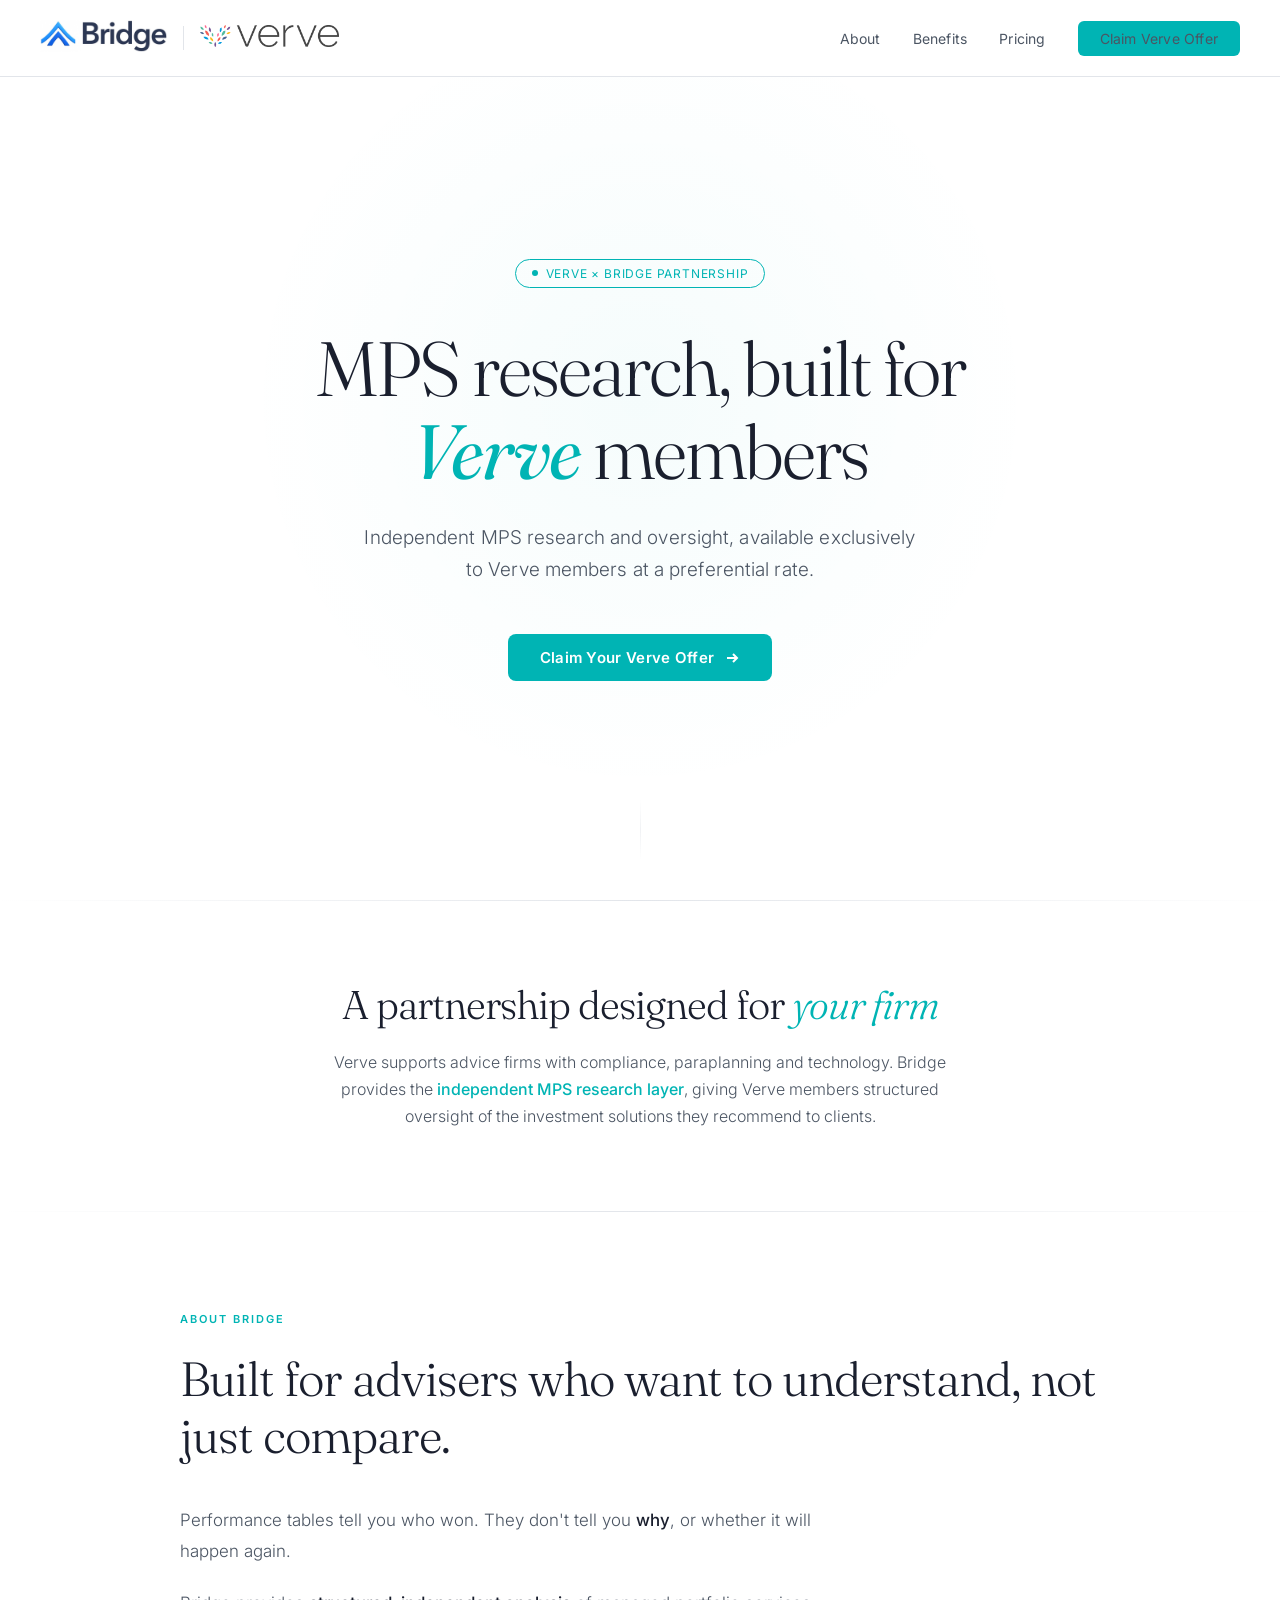
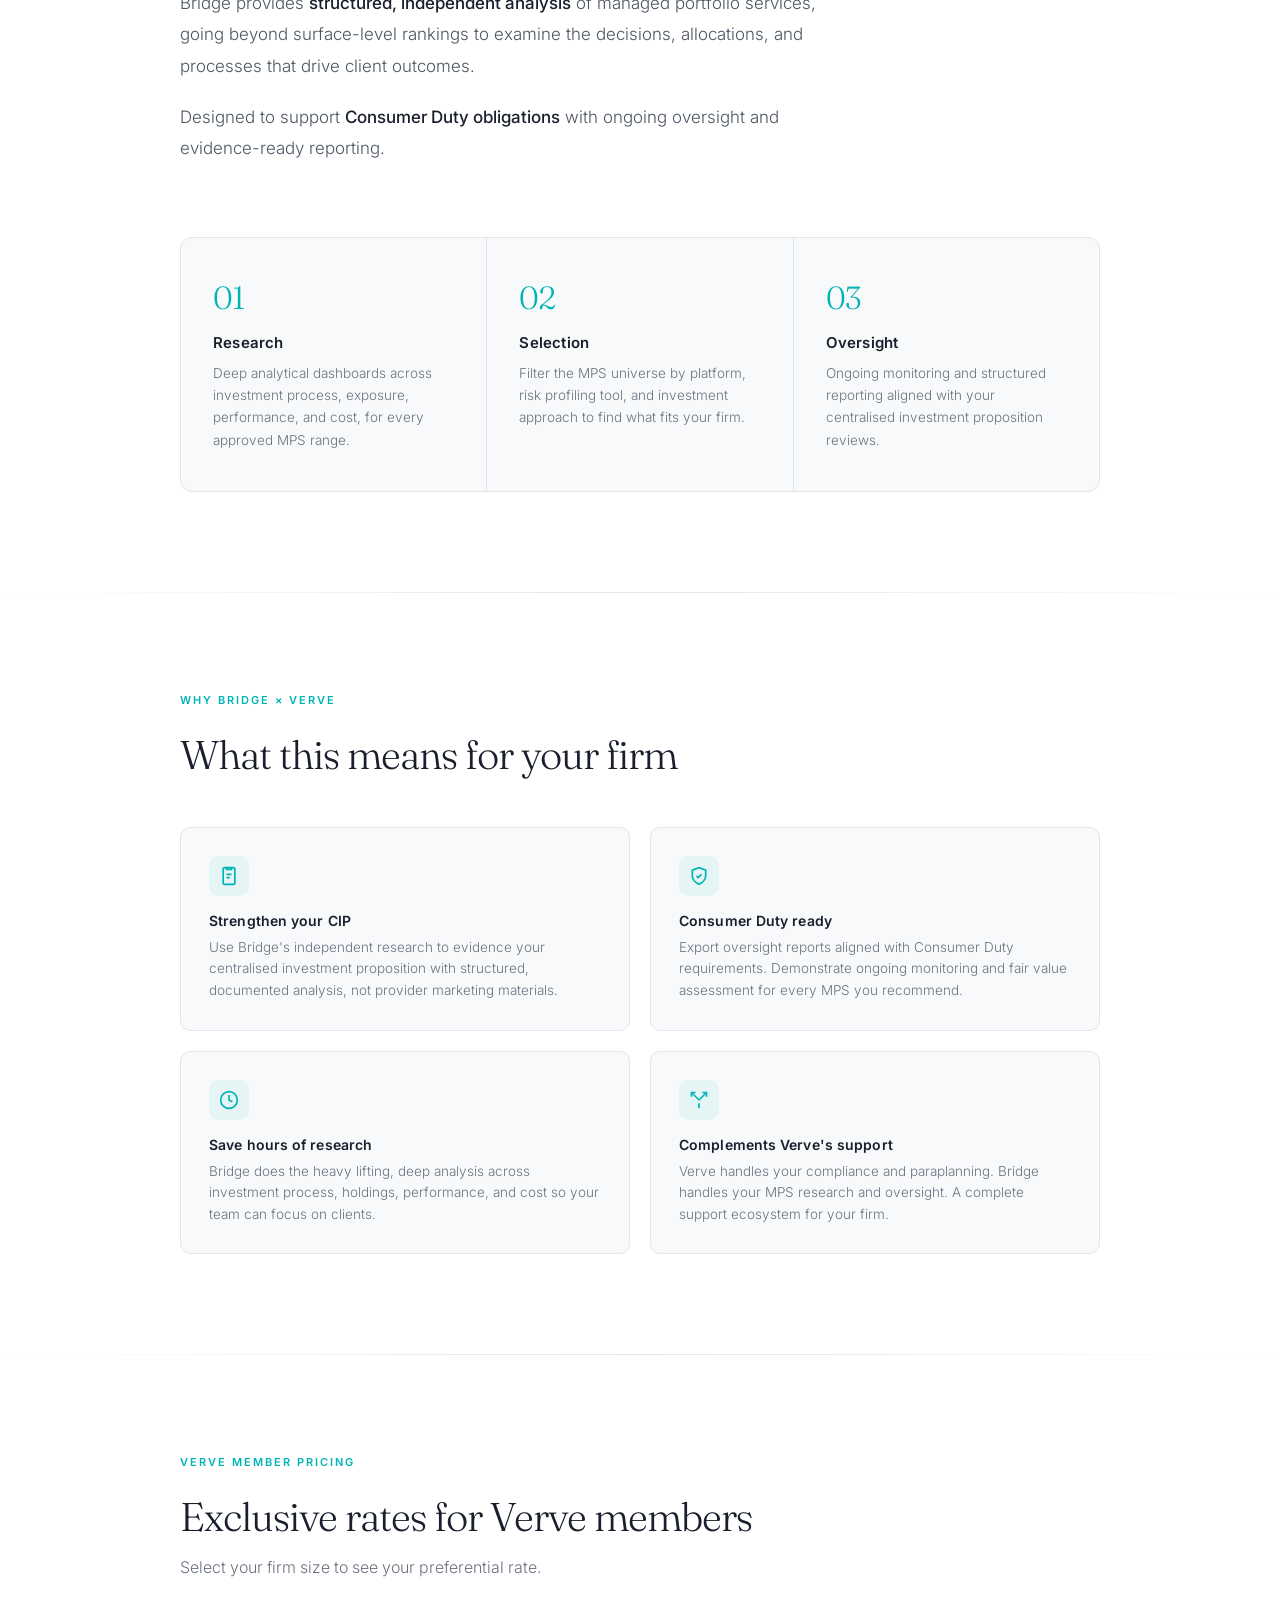
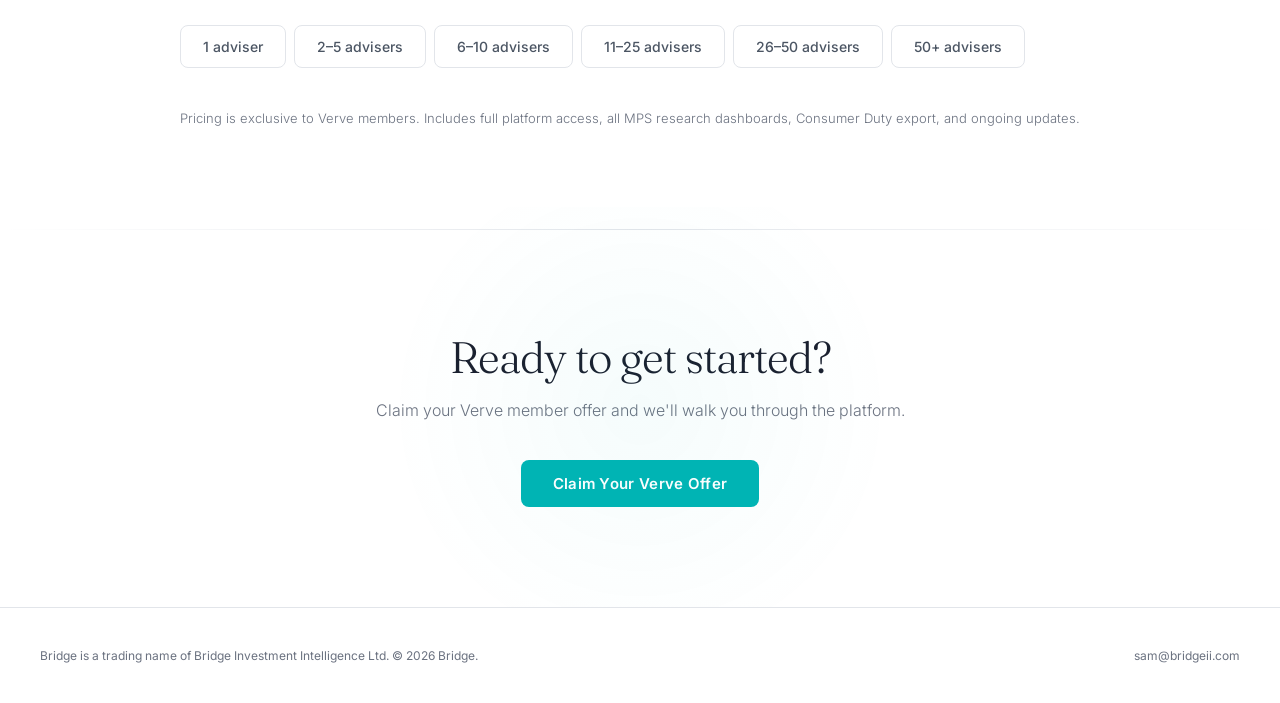
<file: verve.html>
<!DOCTYPE html>
<html lang="en">
<head>
<meta charset="UTF-8">
<meta name="viewport" content="width=device-width, initial-scale=1.0">
<title>Bridge × Verve – Exclusive MPS Research for Verve Members</title>
<link rel="icon" type="image/x-icon" href="/favicon.ico">
<link rel="icon" type="image/png" sizes="32x32" href="/favicon-32x32.png">
<link rel="apple-touch-icon" sizes="180x180" href="/apple-touch-icon.png">
<link href="https://fonts.googleapis.com/css2?family=Inter:wght@300;400;500;600;700&family=Fraunces:ital,opsz,wght@0,9..144,300;0,9..144,400;0,9..144,500;0,9..144,700;1,9..144,400&display=swap" rel="stylesheet">
<style>
*{margin:0;padding:0;box-sizing:border-box}
a,button{-webkit-tap-highlight-color:transparent}
:root{--bg:#ffffff;--bg-s:#f8f9fb;--text:#1a1f2e;--text-m:#4b5563;--text-d:#6b7280;--accent:#2563eb;--accent-l:#2563eb;--accent-g:rgba(37,99,235,.08);--border:#e2e5ea;--verve:#00b4b4;--verve-g:rgba(0,180,180,.08);--verve-d:#009999}
body{font-family:'Inter',sans-serif;background:var(--bg);color:var(--text);-webkit-font-smoothing:antialiased;overflow-x:hidden}

/* Nav */
nav{position:fixed;top:0;left:0;right:0;z-index:100;padding:20px 40px;display:flex;align-items:center;justify-content:space-between;background:rgba(255,255,255,.85);backdrop-filter:blur(20px);border-bottom:1px solid var(--border);transition:all .3s}
.nav-logo{display:flex;align-items:center;gap:16px;text-decoration:none}
.nav-logo .partner-sep{width:1px;height:24px;background:var(--border)}
.nav-logo .partner-text{font-size:13px;color:var(--verve);font-weight:600;letter-spacing:.3px}
.nav-links{display:flex;gap:32px;align-items:center}
.nav-links a{color:var(--text-m);text-decoration:none;font-size:14px;font-weight:400;transition:color .2s;letter-spacing:.2px}
.nav-links a:hover{color:var(--text)}
.nav-cta{background:var(--verve);color:#fff;border:none;padding:9px 22px;border-radius:6px;font-size:13px;font-weight:600;text-decoration:none;transition:all .2s;letter-spacing:.3px}
.nav-cta:hover{background:var(--verve-d);transform:translateY(-1px)}

/* Hero */
.hero{min-height:100vh;display:flex;flex-direction:column;align-items:center;justify-content:center;text-align:center;padding:120px 40px 80px;position:relative}
.hero::before{content:'';position:absolute;top:0;left:50%;transform:translateX(-50%);width:800px;height:800px;background:radial-gradient(circle,rgba(0,180,180,.04) 0%,transparent 70%);pointer-events:none}
.hero-badge{display:inline-flex;align-items:center;gap:8px;padding:6px 16px;border:1px solid var(--verve);border-radius:20px;font-size:12px;color:var(--verve);letter-spacing:.8px;text-transform:uppercase;margin-bottom:40px;opacity:0;animation:fadeUp .8s .2s forwards}
.hero-badge .dot{width:6px;height:6px;border-radius:50%;background:var(--verve);animation:pulse 2s infinite}
@keyframes pulse{0%,100%{opacity:1}50%{opacity:.4}}
.hero h1{font-family:'Fraunces',serif;font-size:clamp(44px,6vw,80px);font-weight:300;line-height:1.08;letter-spacing:-2px;max-width:800px;margin-bottom:28px;opacity:0;animation:fadeUp .8s .4s forwards}
.hero h1 em{font-style:italic;font-weight:400;color:var(--verve)}
.hero-sub{font-size:clamp(16px,1.8vw,19px);color:var(--text-m);line-height:1.7;max-width:560px;margin-bottom:48px;font-weight:300;letter-spacing:.1px;opacity:0;animation:fadeUp .8s .6s forwards}
.hero-cta{display:inline-flex;align-items:center;gap:10px;background:var(--verve);color:#fff;padding:14px 32px;border-radius:8px;font-size:15px;font-weight:600;text-decoration:none;transition:all .25s;letter-spacing:.3px;opacity:0;animation:fadeUp .8s .8s forwards;cursor:pointer;border:none;font-family:inherit}
.hero-cta:hover{background:var(--verve-d);transform:translateY(-2px);box-shadow:0 8px 30px rgba(0,180,180,.25)}
.hero-cta svg{width:16px;height:16px;transition:transform .2s}
.hero-cta:hover svg{transform:translateX(3px)}
.scroll-line{position:absolute;bottom:40px;left:50%;transform:translateX(-50%);width:1px;height:60px;background:linear-gradient(to bottom,transparent,var(--border),transparent);opacity:0;animation:fadeIn 1s 1.2s forwards}
@keyframes fadeUp{from{opacity:0;transform:translateY(20px)}to{opacity:1;transform:translateY(0)}}
@keyframes fadeIn{from{opacity:0}to{opacity:.5}}

/* Divider */
.divider{width:100%;height:1px;background:linear-gradient(to right,transparent,var(--border),transparent)}

/* Partnership Banner */
.partner-banner{padding:80px 40px;max-width:1000px;margin:0 auto;text-align:center}
.partner-banner h2{font-family:'Fraunces',serif;font-size:clamp(28px,3.5vw,40px);font-weight:300;line-height:1.2;letter-spacing:-1px;margin-bottom:20px}
.partner-banner p{font-size:16px;color:var(--text-m);line-height:1.7;max-width:640px;margin:0 auto;font-weight:300}
.partner-banner .highlight{color:var(--verve);font-weight:500}

/* About */
.about{padding:100px 40px;max-width:1000px;margin:0 auto}
.section-label{font-size:11px;font-weight:600;text-transform:uppercase;letter-spacing:2px;color:var(--verve);margin-bottom:24px}
.about h2{font-family:'Fraunces',serif;font-size:clamp(32px,4vw,48px);font-weight:300;line-height:1.2;letter-spacing:-1px;margin-bottom:40px}
.about-text{font-size:17px;color:var(--text-m);line-height:1.85;max-width:680px;font-weight:300}
.about-text strong{color:var(--text);font-weight:500}

/* Pillars */
.pillars{display:grid;grid-template-columns:repeat(3,1fr);gap:1px;margin-top:72px;background:var(--border);border:1px solid var(--border);border-radius:12px;overflow:hidden}
.pillar{background:var(--bg-s);padding:40px 32px}
.pillar-num{font-family:'Fraunces',serif;font-size:32px;font-weight:300;color:var(--verve);margin-bottom:16px;letter-spacing:-1px}
.pillar h3{font-size:15px;font-weight:600;margin-bottom:10px;letter-spacing:.2px}
.pillar p{font-size:13.5px;color:var(--text-d);line-height:1.65;font-weight:300}

/* Benefits */
.benefits{padding:100px 40px;max-width:1000px;margin:0 auto}
.benefits h2{font-family:'Fraunces',serif;font-size:clamp(28px,3.5vw,40px);font-weight:300;line-height:1.2;letter-spacing:-1px;margin-bottom:48px}
.benefit-grid{display:grid;grid-template-columns:repeat(2,1fr);gap:20px}
.benefit-card{padding:28px;border:1px solid var(--border);border-radius:10px;background:var(--bg-s)}
.benefit-card .b-icon{width:40px;height:40px;border-radius:10px;background:var(--verve-g);display:flex;align-items:center;justify-content:center;margin-bottom:16px;font-size:18px}
.benefit-card h4{font-size:14px;font-weight:600;margin-bottom:8px;letter-spacing:.1px}
.benefit-card p{font-size:13.5px;color:var(--text-d);line-height:1.6;font-weight:300}

/* Pricing */
.pricing-section{padding:100px 40px;max-width:1000px;margin:0 auto}
.pricing-section h2{font-family:'Fraunces',serif;font-size:clamp(28px,3.5vw,40px);font-weight:300;line-height:1.2;letter-spacing:-1px;margin-bottom:16px}
.pricing-section>p.pricing-sub{font-size:16px;color:var(--text-d);margin-bottom:48px;font-weight:300}
.pricing-options{display:flex;flex-wrap:wrap;gap:8px;margin-bottom:40px}
.pricing-opt{padding:12px 22px;border:1px solid var(--border);border-radius:8px;cursor:pointer;transition:all .25s;background:var(--bg);font-size:14px;font-weight:500;color:var(--text-m)}
.pricing-opt:hover{border-color:rgba(0,180,180,.3);color:var(--text)}
.pricing-opt.active{border-color:var(--verve);background:var(--verve-g);color:var(--text)}
.pricing-reveal{display:none;animation:slideIn .4s ease}
.pricing-reveal.show{display:flex;align-items:center;gap:32px;padding:32px;border:1px solid var(--verve);border-radius:12px;background:var(--verve-g)}
.pricing-reveal-price{font-family:'Fraunces',serif;font-size:clamp(36px,5vw,52px);font-weight:300;color:var(--text);letter-spacing:-1px}
.pricing-reveal-price .vat{font-family:'Inter',sans-serif;font-size:14px;font-weight:400;color:var(--text-d);margin-left:6px}
.pricing-reveal-details{display:flex;flex-direction:column;gap:6px}
.pricing-reveal-details .pr-label{font-size:13px;color:var(--text-d);font-weight:300}
.pricing-reveal-details .pr-logins{font-size:14px;font-weight:600;color:var(--verve);letter-spacing:.2px}
.pricing-reveal-details .pr-saving{font-size:12px;font-weight:600;color:var(--verve);background:var(--verve-g);border:1px solid rgba(0,180,180,.2);padding:3px 10px;border-radius:20px;display:inline-block;margin-top:4px}
.pricing-note{font-size:13px;color:var(--text-d);margin-top:20px;font-weight:300;line-height:1.6}
@keyframes slideIn{from{opacity:0;transform:translateY(12px)}to{opacity:1;transform:translateY(0)}}

/* CTA */
.cta-section{padding:100px 40px;text-align:center;position:relative}
.cta-section::before{content:'';position:absolute;bottom:0;left:50%;transform:translateX(-50%);width:600px;height:400px;background:radial-gradient(circle,rgba(0,180,180,.04) 0%,transparent 70%);pointer-events:none}
.cta-section h2{font-family:'Fraunces',serif;font-size:clamp(28px,3.5vw,44px);font-weight:300;letter-spacing:-1px;margin-bottom:16px}
.cta-section p{color:var(--text-d);font-size:16px;margin-bottom:40px;font-weight:300}
.cta-btn{display:inline-flex;align-items:center;gap:10px;background:var(--verve);color:#fff;border:none;padding:14px 32px;border-radius:8px;font-size:15px;font-weight:600;text-decoration:none;transition:all .25s;letter-spacing:.3px;cursor:pointer;font-family:inherit}
.cta-btn:hover{background:var(--verve-d);transform:translateY(-2px);box-shadow:0 4px 20px rgba(0,180,180,.2)}

/* Footer */
footer{padding:40px;border-top:1px solid var(--border);display:flex;align-items:center;justify-content:space-between;font-size:12px;color:var(--text-d)}
footer a{color:var(--text-d);text-decoration:none;transition:color .2s}
footer a:hover{color:var(--text)}

/* Demo Modal */
.modal-overlay{display:none;position:fixed;inset:0;background:rgba(0,0,0,.4);backdrop-filter:blur(8px);z-index:200;align-items:center;justify-content:center}
.modal-overlay.open{display:flex}
.modal{background:var(--bg);border:1px solid var(--border);border-radius:12px;padding:40px;max-width:440px;width:90%;position:relative;box-shadow:0 20px 60px rgba(0,0,0,.1)}
.modal-close{position:absolute;top:16px;right:16px;background:none;border:none;color:var(--text-d);cursor:pointer;font-size:18px;transition:color .2s;font-family:inherit}
.modal-close:hover{color:var(--text)}
.modal h3{font-family:'Fraunces',serif;font-size:24px;font-weight:400;margin-bottom:6px;letter-spacing:-.5px}
.modal .modal-partner{font-size:12px;color:var(--verve);font-weight:600;letter-spacing:.5px;text-transform:uppercase;margin-bottom:4px}
.modal p{font-size:13.5px;color:var(--text-d);margin-bottom:24px;line-height:1.5}
.modal-field{width:100%;background:var(--bg-s);border:1px solid var(--border);border-radius:6px;padding:11px 14px;font-size:14px;color:var(--text);font-family:inherit;outline:none;transition:border-color .2s;margin-bottom:12px}
.modal-field:focus{border-color:var(--verve)}
.modal-field::placeholder{color:var(--text-d)}
.modal-btn{width:100%;background:var(--verve);color:#fff;border:none;border-radius:6px;padding:12px;font-size:14px;font-weight:600;cursor:pointer;font-family:inherit;transition:background .2s;letter-spacing:.3px;margin-top:4px}
.modal-btn:hover{background:var(--verve-d)}
.modal-status{font-size:12px;text-align:center;margin-top:12px;min-height:18px}

@media(max-width:768px){
html,body{overflow-x:hidden}
nav{padding:12px 16px}
.nav-links{display:none}
.nav-links{gap:0}
.nav-cta{padding:7px 14px;font-size:11px}
.nav-logo .partner-sep{display:none}
.nav-logo a:last-child img{height:18px!important}
.hero{padding:100px 24px 60px}
.about{padding:80px 24px}
.pillars{grid-template-columns:1fr}
.partner-banner{padding:60px 24px}
.benefits{padding:80px 24px}
.benefit-grid{grid-template-columns:1fr}
.pricing-section{padding:80px 24px}
.pricing-reveal.show{flex-direction:column;align-items:flex-start;gap:16px}
.cta-section{padding:80px 24px}
footer{flex-direction:column;gap:12px;text-align:center;padding:32px 24px}
}
</style>
</head>
<body>

<nav>
<div class="nav-logo">
<a href="https://www.bridgeii.com"><img src="bridge-logo-nav.png" alt="Bridge" style="height:32px;width:auto"></a>
<span class="partner-sep"></span>
<a href="https://www.weareverve.co.uk" target="_blank" rel="noopener"><img src="verve.png" alt="Verve" style="height:22px;width:auto"></a>
</div>
<div class="nav-links">
<a href="#about">About</a>
<a href="#benefits">Benefits</a>
<a href="#pricing">Pricing</a>
<a href="#" class="nav-cta" onclick="openDemo(event)">Claim Verve Offer</a>
</div>
</nav>

<!-- Hero -->
<section class="hero">
<div class="hero-badge"><span class="dot"></span> Verve × Bridge Partnership</div>
<h1>MPS research, built for <em>Verve</em> members</h1>
<p class="hero-sub">Independent MPS research and oversight, available exclusively to Verve members at a preferential rate.</p>
<button class="hero-cta" onclick="openDemo(event)">
Claim Your Verve Offer
<svg viewBox="0 0 16 16" fill="none" stroke="currentColor" stroke-width="2"><path d="M3 8h10M9 4l4 4-4 4"/></svg>
</button>
<div class="scroll-line"></div>
</section>

<div class="divider"></div>

<!-- Partnership Context -->
<section class="partner-banner">
<h2>A partnership designed for <em style="font-style:italic;color:var(--verve)">your firm</em></h2>
<p>Verve supports advice firms with compliance, paraplanning and technology. Bridge provides the <span class="highlight">independent MPS research layer</span>, giving Verve members structured oversight of the investment solutions they recommend to clients.</p>
</section>

<div class="divider"></div>

<!-- About Bridge -->
<section class="about" id="about">
<div class="section-label">About Bridge</div>
<h2>Built for advisers who want to understand, not just compare.</h2>
<div class="about-text">
<p>Performance tables tell you who won. They don't tell you <strong>why</strong>, or whether it will happen again.</p>
<p style="margin-top:20px">Bridge provides <strong>structured, independent analysis</strong> of managed portfolio services, going beyond surface-level rankings to examine the decisions, allocations, and processes that drive client outcomes.</p>
<p style="margin-top:20px">Designed to support <strong>Consumer Duty obligations</strong> with ongoing oversight and evidence-ready reporting.</p>
</div>
<div class="pillars">
<div class="pillar">
<div class="pillar-num">01</div>
<h3>Research</h3>
<p>Deep analytical dashboards across investment process, exposure, performance, and cost, for every approved MPS range.</p>
</div>
<div class="pillar">
<div class="pillar-num">02</div>
<h3>Selection</h3>
<p>Filter the MPS universe by platform, risk profiling tool, and investment approach to find what fits your firm.</p>
</div>
<div class="pillar">
<div class="pillar-num">03</div>
<h3>Oversight</h3>
<p>Ongoing monitoring and structured reporting aligned with your centralised investment proposition reviews.</p>
</div>
</div>
</section>

<div class="divider"></div>

<!-- Verve-specific benefits -->
<section class="benefits" id="benefits">
<div class="section-label">Why Bridge × Verve</div>
<h2>What this means for your firm</h2>
<div class="benefit-grid">
<div class="benefit-card">
<div class="b-icon"><svg width="20" height="20" viewBox="0 0 24 24" fill="none" stroke="var(--verve)" stroke-width="2"><rect x="5" y="2" width="14" height="20" rx="2"/><path d="M9 2v2h6V2"/><path d="M9 10h6M9 14h4"/></svg></div>
<h4>Strengthen your CIP</h4>
<p>Use Bridge's independent research to evidence your centralised investment proposition with structured, documented analysis, not provider marketing materials.</p>
</div>
<div class="benefit-card">
<div class="b-icon"><svg width="20" height="20" viewBox="0 0 24 24" fill="none" stroke="var(--verve)" stroke-width="2"><path d="M12 22s8-4 8-10V5l-8-3-8 3v7c0 6 8 10 8 10z"/><path d="m9 12 2 2 4-4"/></svg></div>
<h4>Consumer Duty ready</h4>
<p>Export oversight reports aligned with Consumer Duty requirements. Demonstrate ongoing monitoring and fair value assessment for every MPS you recommend.</p>
</div>
<div class="benefit-card">
<div class="b-icon"><svg width="20" height="20" viewBox="0 0 24 24" fill="none" stroke="var(--verve)" stroke-width="2"><circle cx="12" cy="12" r="10"/><path d="M12 6v6l4 2"/></svg></div>
<h4>Save hours of research</h4>
<p>Bridge does the heavy lifting, deep analysis across investment process, holdings, performance, and cost so your team can focus on clients.</p>
</div>
<div class="benefit-card">
<div class="b-icon"><svg width="20" height="20" viewBox="0 0 24 24" fill="none" stroke="var(--verve)" stroke-width="2"><path d="M16 3h5v5"/><path d="M8 3H3v5"/><path d="M12 22v-6"/><path d="m21 3-9 9"/><path d="M3 3l9 9"/><path d="M12 16a4 4 0 0 0 0 0"/></svg></div>
<h4>Complements Verve's support</h4>
<p>Verve handles your compliance and paraplanning. Bridge handles your MPS research and oversight. A complete support ecosystem for your firm.</p>
</div>
</div>
</section>

<div class="divider"></div>

<!-- Pricing -->
<section class="pricing-section" id="pricing">
<div class="section-label">Verve Member Pricing</div>
<h2>Exclusive rates for Verve members</h2>
<p class="pricing-sub">Select your firm size to see your preferential rate.</p>

<div class="pricing-options">
<div class="pricing-opt" onclick="selectPrice(0)">1 adviser</div>
<div class="pricing-opt" onclick="selectPrice(1)">2–5 advisers</div>
<div class="pricing-opt" onclick="selectPrice(2)">6–10 advisers</div>
<div class="pricing-opt" onclick="selectPrice(3)">11–25 advisers</div>
<div class="pricing-opt" onclick="selectPrice(4)">26–50 advisers</div>
<div class="pricing-opt" onclick="selectPrice(5)">50+ advisers</div>
</div>

<div class="pricing-reveal" id="pricingReveal">
<div class="pricing-reveal-price" id="pricingPrice"></div>
<div class="pricing-reveal-details">
<div class="pr-label" id="pricingLabel"></div>
<div class="pr-logins">Unlimited logins</div>
<div class="pr-saving" id="pricingSaving"></div>
</div>
</div>
<p class="pricing-note">Pricing is exclusive to Verve members. Includes full platform access, all MPS research dashboards, Consumer Duty export, and ongoing updates.</p>
</section>

<div class="divider"></div>

<!-- CTA -->
<section class="cta-section" id="demo">
<h2>Ready to get started?</h2>
<p>Claim your Verve member offer and we'll walk you through the platform.</p>
<button class="cta-btn" onclick="openDemo(event)">Claim Your Verve Offer</button>
</section>

<footer>
<span>Bridge is a trading name of Bridge Investment Intelligence Ltd. &copy; 2026 Bridge.</span>
<a href="mailto:sam@bridgeii.com">sam@bridgeii.com</a>
</footer>

<!-- Demo Modal -->
<div class="modal-overlay" id="demoModal">
<div class="modal">
<button class="modal-close" onclick="closeDemo()">&times;</button>
<div class="modal-partner">Verve Offer</div>
<h3>Claim Your Access</h3>
<p>We'll be in touch within one business day to get you set up.</p>
<input class="modal-field" type="text" id="demoName" placeholder="Your name">
<input class="modal-field" type="email" id="demoEmail" placeholder="Email address">
<input class="modal-field" type="text" id="demoFirm" placeholder="Firm name">
<button class="modal-btn" onclick="submitDemo()">Submit</button>
<div class="modal-status" id="demoStatus"></div>
</div>
</div>

<script>
// Pricing — update these with actual Verve rates when confirmed
const priceData=[
  {price:'\u00a390',vat:'+ VAT /mo',label:'1 adviser',saving:'Save \u00a310/mo vs standard'},
  {price:'\u00a3180',vat:'+ VAT /mo',label:'2\u20135 advisers',saving:'Save \u00a320/mo vs standard'},
  {price:'\u00a3270',vat:'+ VAT /mo',label:'6\u201310 advisers',saving:'Save \u00a330/mo vs standard'},
  {price:'\u00a3360',vat:'+ VAT /mo',label:'11\u201325 advisers',saving:'Save \u00a340/mo vs standard'},
  {price:'\u00a3450',vat:'+ VAT /mo',label:'26\u201350 advisers',saving:'Save \u00a350/mo vs standard'},
  {price:'POA',vat:'',label:'50+ advisers',saving:'Bespoke Verve rate'}
];
function selectPrice(idx){
  document.querySelectorAll('.pricing-opt').forEach((el,i)=>el.classList.toggle('active',i===idx));
  const d=priceData[idx];
  document.getElementById('pricingPrice').innerHTML=d.price+(d.vat?'<span class="vat">'+d.vat+'</span>':'');
  document.getElementById('pricingLabel').textContent=d.label;
  document.getElementById('pricingSaving').textContent=d.saving;
  const reveal=document.getElementById('pricingReveal');
  reveal.classList.remove('show');
  void reveal.offsetWidth;
  reveal.classList.add('show');
}

// Demo Modal
function openDemo(e){ e.preventDefault(); document.getElementById('demoModal').classList.add('open') }
function closeDemo(){ document.getElementById('demoModal').classList.remove('open'); document.getElementById('demoStatus').textContent='' }
document.getElementById('demoModal').addEventListener('click', function(e){ if(e.target===this) closeDemo() });

async function submitDemo(){
  const name=document.getElementById('demoName').value.trim();
  const email=document.getElementById('demoEmail').value.trim();
  const firm=document.getElementById('demoFirm').value.trim();
  const st=document.getElementById('demoStatus');
  if(!name||!email){st.style.color='#ef4444';st.textContent='Please fill in your name and email.';return}

  const activeTier=document.querySelector('.pricing-opt.active');
  const tier=activeTier?activeTier.textContent.trim():'Not selected';

  st.style.color='#94a3b8';st.textContent='Submitting...';
  try{
    const r=await fetch('https://bridge-mps-research.onrender.com/api/demo-request',{method:'POST',headers:{'Content-Type':'application/json'},body:JSON.stringify({name,email,firm,persona:'Verve Member',tier})});
    if(r.ok){st.style.color='var(--verve)';st.textContent='Thank you. We\'ll be in touch shortly.';document.getElementById('demoName').value='';document.getElementById('demoEmail').value='';document.getElementById('demoFirm').value=''}
    else{st.style.color='#ef4444';st.textContent='Something went wrong. Please try again.'}
  }catch(e){st.style.color='#ef4444';st.textContent='Connection error. Please try again.'}
}

// Smooth Scroll
document.querySelectorAll('a[href^="#"]').forEach(a=>{
  a.addEventListener('click',function(e){
    const t=document.querySelector(this.getAttribute('href'));
    if(t){e.preventDefault();t.scrollIntoView({behavior:'smooth'})}
  });
});
</script>
</body>
</html>
</file>
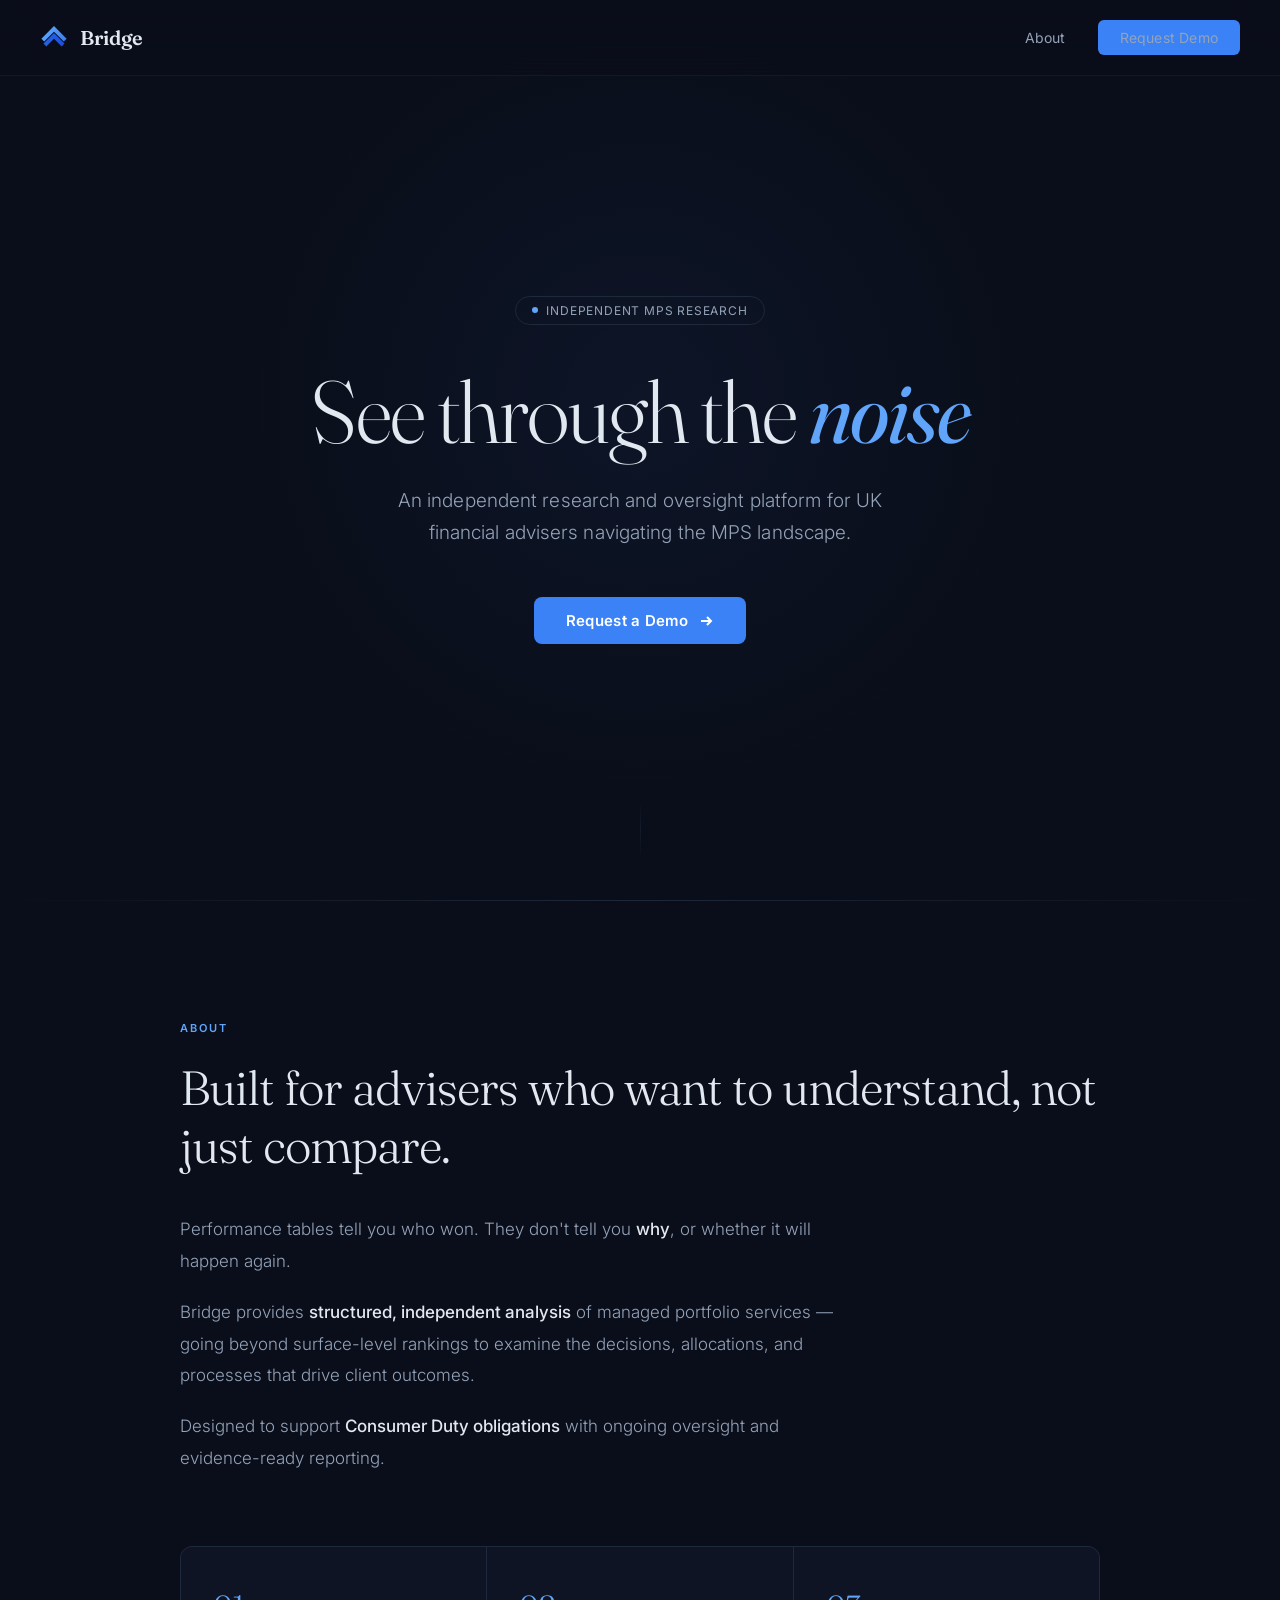
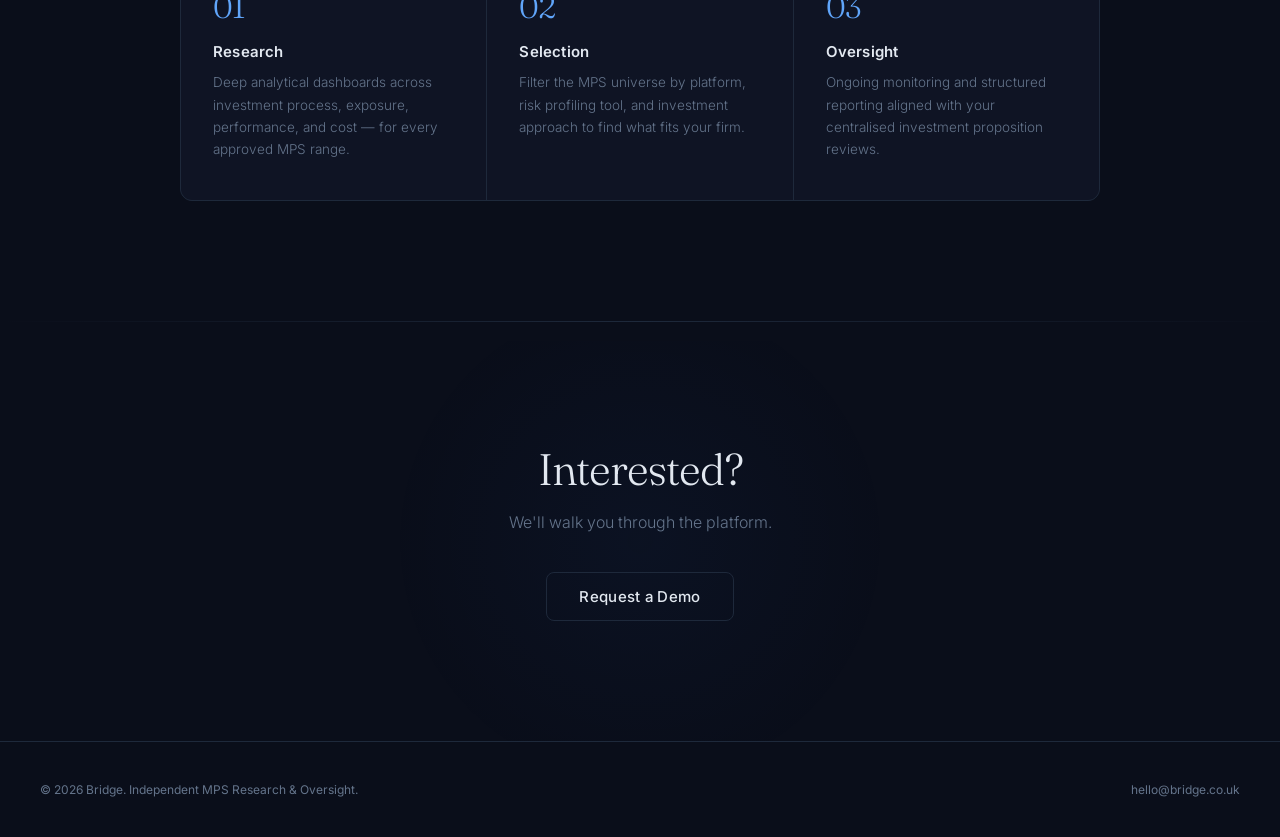
<file: Full-Product/landing.html>
<!DOCTYPE html>
<html lang="en">
<head>
<meta charset="UTF-8">
<meta name="viewport" content="width=device-width, initial-scale=1.0">
<title>Bridge – Independent MPS Research & Oversight</title>
<link rel="icon" type="image/x-icon" href="/favicon.ico">
<link rel="icon" type="image/png" sizes="32x32" href="/favicon-32x32.png">
<link rel="apple-touch-icon" sizes="180x180" href="/apple-touch-icon.png">
<link href="https://fonts.googleapis.com/css2?family=Inter:wght@300;400;500;600;700&family=Fraunces:ital,opsz,wght@0,9..144,300;0,9..144,400;0,9..144,500;0,9..144,700;1,9..144,400&display=swap" rel="stylesheet">
<style>
*{margin:0;padding:0;box-sizing:border-box}
:root{--bg:#0a0e1a;--bg-s:#0f1424;--text:#e2e8f0;--text-m:#94a3b8;--text-d:#64748b;--accent:#3b82f6;--accent-l:#60a5fa;--accent-g:rgba(59,130,246,.08);--border:#1e293b}
body{font-family:'Inter',sans-serif;background:var(--bg);color:var(--text);-webkit-font-smoothing:antialiased;overflow-x:hidden}

/* Nav */
nav{position:fixed;top:0;left:0;right:0;z-index:100;padding:20px 40px;display:flex;align-items:center;justify-content:space-between;background:rgba(10,14,26,.8);backdrop-filter:blur(20px);border-bottom:1px solid rgba(30,41,59,.4);transition:all .3s}
.nav-logo{display:flex;align-items:center;gap:12px;text-decoration:none}
.nav-logo svg{width:28px;height:24px}
.nav-logo span{font-family:'Fraunces',serif;font-size:20px;font-weight:600;color:var(--text);letter-spacing:-.3px}
.nav-links{display:flex;gap:32px;align-items:center}
.nav-links a{color:var(--text-m);text-decoration:none;font-size:14px;font-weight:400;transition:color .2s;letter-spacing:.2px}
.nav-links a:hover{color:var(--text)}
.nav-cta{background:var(--accent);color:#fff;padding:9px 22px;border-radius:6px;font-size:13px;font-weight:600;text-decoration:none;transition:all .2s;letter-spacing:.3px}
.nav-cta:hover{background:#2563eb;color:#fff;transform:translateY(-1px)}

/* Hero */
.hero{min-height:100vh;display:flex;flex-direction:column;align-items:center;justify-content:center;text-align:center;padding:120px 40px 80px;position:relative}
.hero::before{content:'';position:absolute;top:0;left:50%;transform:translateX(-50%);width:800px;height:800px;background:radial-gradient(circle,rgba(59,130,246,.06) 0%,transparent 70%);pointer-events:none}
.hero-badge{display:inline-flex;align-items:center;gap:8px;padding:6px 16px;border:1px solid var(--border);border-radius:20px;font-size:12px;color:var(--text-m);letter-spacing:.8px;text-transform:uppercase;margin-bottom:40px;opacity:0;animation:fadeUp .8s .2s forwards}
.hero-badge .dot{width:6px;height:6px;border-radius:50%;background:var(--accent-l);animation:pulse 2s infinite}
@keyframes pulse{0%,100%{opacity:1}50%{opacity:.4}}
.hero h1{font-family:'Fraunces',serif;font-size:clamp(48px,7vw,88px);font-weight:300;line-height:1.05;letter-spacing:-2px;max-width:800px;margin-bottom:28px;opacity:0;animation:fadeUp .8s .4s forwards}
.hero h1 em{font-style:italic;font-weight:400;color:var(--accent-l)}
.hero-sub{font-size:clamp(16px,1.8vw,19px);color:var(--text-m);line-height:1.7;max-width:520px;margin-bottom:48px;font-weight:300;letter-spacing:.1px;opacity:0;animation:fadeUp .8s .6s forwards}
.hero-cta{display:inline-flex;align-items:center;gap:10px;background:var(--accent);color:#fff;padding:14px 32px;border-radius:8px;font-size:15px;font-weight:600;text-decoration:none;transition:all .25s;letter-spacing:.3px;opacity:0;animation:fadeUp .8s .8s forwards}
.hero-cta:hover{background:#2563eb;transform:translateY(-2px);box-shadow:0 8px 30px rgba(59,130,246,.25)}
.hero-cta svg{width:16px;height:16px;transition:transform .2s}
.hero-cta:hover svg{transform:translateX(3px)}
.scroll-line{position:absolute;bottom:40px;left:50%;transform:translateX(-50%);width:1px;height:60px;background:linear-gradient(to bottom,transparent,var(--border),transparent);opacity:0;animation:fadeIn 1s 1.2s forwards}
@keyframes fadeUp{from{opacity:0;transform:translateY(20px)}to{opacity:1;transform:translateY(0)}}
@keyframes fadeIn{from{opacity:0}to{opacity:.5}}

/* Divider */
.divider{width:100%;height:1px;background:linear-gradient(to right,transparent,var(--border),transparent)}

/* About */
.about{padding:120px 40px;max-width:1000px;margin:0 auto}
.section-label{font-size:11px;font-weight:600;text-transform:uppercase;letter-spacing:2px;color:var(--accent-l);margin-bottom:24px;opacity:0;transform:translateY(12px);transition:all .6s}
.section-label.visible{opacity:1;transform:translateY(0)}
.about h2{font-family:'Fraunces',serif;font-size:clamp(32px,4vw,48px);font-weight:300;line-height:1.2;letter-spacing:-1px;margin-bottom:40px;opacity:0;transform:translateY(12px);transition:all .6s .1s}
.about h2.visible{opacity:1;transform:translateY(0)}
.about-text{font-size:17px;color:var(--text-m);line-height:1.85;max-width:680px;font-weight:300;opacity:0;transform:translateY(12px);transition:all .6s .2s}
.about-text.visible{opacity:1;transform:translateY(0)}
.about-text strong{color:var(--text);font-weight:500}

/* Pillars */
.pillars{display:grid;grid-template-columns:repeat(3,1fr);gap:1px;margin-top:72px;background:var(--border);border:1px solid var(--border);border-radius:12px;overflow:hidden}
.pillar{background:var(--bg-s);padding:40px 32px;opacity:0;transform:translateY(12px);transition:all .6s}
.pillar.visible{opacity:1;transform:translateY(0)}
.pillar:nth-child(2){transition-delay:.1s}
.pillar:nth-child(3){transition-delay:.2s}
.pillar-num{font-family:'Fraunces',serif;font-size:32px;font-weight:300;color:var(--accent-l);margin-bottom:16px;letter-spacing:-1px}
.pillar h3{font-size:15px;font-weight:600;margin-bottom:10px;letter-spacing:.2px}
.pillar p{font-size:13.5px;color:var(--text-d);line-height:1.65;font-weight:300}

/* CTA */
.cta-section{padding:120px 40px;text-align:center;position:relative}
.cta-section::before{content:'';position:absolute;bottom:0;left:50%;transform:translateX(-50%);width:600px;height:400px;background:radial-gradient(circle,rgba(59,130,246,.04) 0%,transparent 70%);pointer-events:none}
.cta-section h2{font-family:'Fraunces',serif;font-size:clamp(28px,3.5vw,44px);font-weight:300;letter-spacing:-1px;margin-bottom:16px;opacity:0;transform:translateY(12px);transition:all .6s}
.cta-section h2.visible{opacity:1;transform:translateY(0)}
.cta-section p{color:var(--text-d);font-size:16px;margin-bottom:40px;font-weight:300;opacity:0;transform:translateY(12px);transition:all .6s .1s}
.cta-section p.visible{opacity:1;transform:translateY(0)}
.cta-btn{display:inline-flex;align-items:center;gap:10px;background:transparent;border:1px solid var(--border);color:var(--text);padding:14px 32px;border-radius:8px;font-size:15px;font-weight:500;text-decoration:none;transition:all .25s;letter-spacing:.3px;cursor:pointer;font-family:inherit;opacity:0;transform:translateY(12px);transition:all .6s .2s}
.cta-btn.visible{opacity:1;transform:translateY(0)}
.cta-btn:hover{border-color:var(--accent);color:var(--accent-l);transform:translateY(-2px);box-shadow:0 4px 20px rgba(59,130,246,.1)}

/* Footer */
footer{padding:40px;border-top:1px solid var(--border);display:flex;align-items:center;justify-content:space-between;font-size:12px;color:var(--text-d)}
footer a{color:var(--text-d);text-decoration:none;transition:color .2s}
footer a:hover{color:var(--text-m)}

/* Demo Modal */
.modal-overlay{display:none;position:fixed;inset:0;background:rgba(0,0,0,.7);backdrop-filter:blur(8px);z-index:200;align-items:center;justify-content:center}
.modal-overlay.open{display:flex}
.modal{background:var(--bg-s);border:1px solid var(--border);border-radius:12px;padding:40px;max-width:440px;width:90%;position:relative}
.modal-close{position:absolute;top:16px;right:16px;background:none;border:none;color:var(--text-d);cursor:pointer;font-size:18px;transition:color .2s;font-family:inherit}
.modal-close:hover{color:var(--text)}
.modal h3{font-family:'Fraunces',serif;font-size:24px;font-weight:400;margin-bottom:6px;letter-spacing:-.5px}
.modal p{font-size:13.5px;color:var(--text-d);margin-bottom:24px;line-height:1.5}
.modal-field{width:100%;background:var(--bg);border:1px solid var(--border);border-radius:6px;padding:11px 14px;font-size:14px;color:var(--text);font-family:inherit;outline:none;transition:border-color .2s;margin-bottom:12px}
.modal-field:focus{border-color:var(--accent)}
.modal-field::placeholder{color:var(--text-d)}
.modal-btn{width:100%;background:var(--accent);color:#fff;border:none;border-radius:6px;padding:12px;font-size:14px;font-weight:600;cursor:pointer;font-family:inherit;transition:background .2s;letter-spacing:.3px;margin-top:4px}
.modal-btn:hover{background:#2563eb}
.modal-status{font-size:12px;text-align:center;margin-top:12px;min-height:18px}

@media(max-width:768px){
nav{padding:16px 24px}
.nav-links{gap:20px}
.hero{padding:100px 24px 60px}
.about{padding:80px 24px}
.pillars{grid-template-columns:1fr}
.cta-section{padding:80px 24px}
footer{flex-direction:column;gap:12px;text-align:center;padding:32px 24px}
}
</style>
</head>
<body>

<nav>
<a href="#" class="nav-logo">
<svg viewBox="0 0 40 34" fill="none"><path d="M20 0L38 18L34 22L20 8L6 22L2 18L20 0Z" fill="url(#ng1)"/><path d="M20 10L35 25L31 29L20 18L9 29L5 25L20 10Z" fill="url(#ng2)"/><defs><linearGradient id="ng1" x1="8" y1="4" x2="34" y2="20" gradientUnits="userSpaceOnUse"><stop stop-color="#60a5fa"/><stop offset="1" stop-color="#3b82f6"/></linearGradient><linearGradient id="ng2" x1="8" y1="14" x2="34" y2="28" gradientUnits="userSpaceOnUse"><stop stop-color="#2563eb"/><stop offset="1" stop-color="#1d4ed8"/></linearGradient></defs></svg>
<span>Bridge</span>
</a>
<div class="nav-links">
<a href="#about">About</a>
<a href="#" class="nav-cta" onclick="openDemo(event)">Request Demo</a>
</div>
</nav>

<section class="hero">
<div class="hero-badge"><span class="dot"></span> Independent MPS Research</div>
<h1>See through the <em>noise</em></h1>
<p class="hero-sub">An independent research and oversight platform for UK financial advisers navigating the MPS landscape.</p>
<a href="#" class="hero-cta" onclick="openDemo(event)">
Request a Demo
<svg viewBox="0 0 16 16" fill="none" stroke="currentColor" stroke-width="2"><path d="M3 8h10M9 4l4 4-4 4"/></svg>
</a>
<div class="scroll-line"></div>
</section>

<div class="divider"></div>

<section class="about" id="about">
<div class="section-label">About</div>
<h2>Built for advisers who want to understand, not just compare.</h2>
<div class="about-text">
<p>Performance tables tell you who won. They don't tell you <strong>why</strong>, or whether it will happen again.</p>
<p style="margin-top:20px">Bridge provides <strong>structured, independent analysis</strong> of managed portfolio services — going beyond surface-level rankings to examine the decisions, allocations, and processes that drive client outcomes.</p>
<p style="margin-top:20px">Designed to support <strong>Consumer Duty obligations</strong> with ongoing oversight and evidence-ready reporting.</p>
</div>

<div class="pillars">
<div class="pillar">
<div class="pillar-num">01</div>
<h3>Research</h3>
<p>Deep analytical dashboards across investment process, exposure, performance, and cost — for every approved MPS range.</p>
</div>
<div class="pillar">
<div class="pillar-num">02</div>
<h3>Selection</h3>
<p>Filter the MPS universe by platform, risk profiling tool, and investment approach to find what fits your firm.</p>
</div>
<div class="pillar">
<div class="pillar-num">03</div>
<h3>Oversight</h3>
<p>Ongoing monitoring and structured reporting aligned with your centralised investment proposition reviews.</p>
</div>
</div>
</section>

<div class="divider"></div>

<section class="cta-section" id="demo">
<h2>Interested?</h2>
<p>We'll walk you through the platform.</p>
<button class="cta-btn" onclick="openDemo(event)">Request a Demo</button>
</section>

<footer>
<span>&copy; 2026 Bridge. Independent MPS Research & Oversight.</span>
<a href="mailto:hello@bridge.co.uk">hello@bridge.co.uk</a>
</footer>

<!-- Demo Modal -->
<div class="modal-overlay" id="demoModal">
<div class="modal">
<button class="modal-close" onclick="closeDemo()">&times;</button>
<h3>Request a Demo</h3>
<p>We'll be in touch within one business day.</p>
<input class="modal-field" type="text" id="demoName" placeholder="Your name">
<input class="modal-field" type="email" id="demoEmail" placeholder="Email address">
<input class="modal-field" type="text" id="demoFirm" placeholder="Firm name">
<button class="modal-btn" onclick="submitDemo()">Submit</button>
<div class="modal-status" id="demoStatus"></div>
</div>
</div>

<script>
// Scroll reveal
const observer = new IntersectionObserver((entries) => {
  entries.forEach(e => { if(e.isIntersecting) e.target.classList.add('visible') });
}, { threshold: 0.15 });
document.querySelectorAll('.section-label, .about h2, .about-text, .pillar, .cta-section h2, .cta-section p, .cta-btn').forEach(el => observer.observe(el));

// Demo modal
function openDemo(e){ e.preventDefault(); document.getElementById('demoModal').classList.add('open') }
function closeDemo(){ document.getElementById('demoModal').classList.remove('open'); document.getElementById('demoStatus').textContent='' }
document.getElementById('demoModal').addEventListener('click', function(e){ if(e.target===this) closeDemo() });

async function submitDemo(){
  const name=document.getElementById('demoName').value.trim();
  const email=document.getElementById('demoEmail').value.trim();
  const firm=document.getElementById('demoFirm').value.trim();
  const st=document.getElementById('demoStatus');
  if(!name||!email){st.style.color='#ef4444';st.textContent='Please fill in your name and email.';return}
  st.style.color='#94a3b8';st.textContent='Submitting...';
  try{
    const r=await fetch('/api/demo-request',{method:'POST',headers:{'Content-Type':'application/json'},body:JSON.stringify({name,email,firm})});
    if(r.ok){st.style.color='#60a5fa';st.textContent='Thank you. We\'ll be in touch shortly.';document.getElementById('demoName').value='';document.getElementById('demoEmail').value='';document.getElementById('demoFirm').value=''}
    else{st.style.color='#ef4444';st.textContent='Something went wrong. Please try again.'}
  }catch(e){st.style.color='#ef4444';st.textContent='Connection error. Please try again.'}
}

// Smooth scroll
document.querySelectorAll('a[href^="#"]').forEach(a=>{
  a.addEventListener('click',function(e){
    if(this.getAttribute('href')==='#')return;
    e.preventDefault();
    const t=document.querySelector(this.getAttribute('href'));
    if(t)t.scrollIntoView({behavior:'smooth'})
  })
});
</script>
</body>
</html>
</file>
